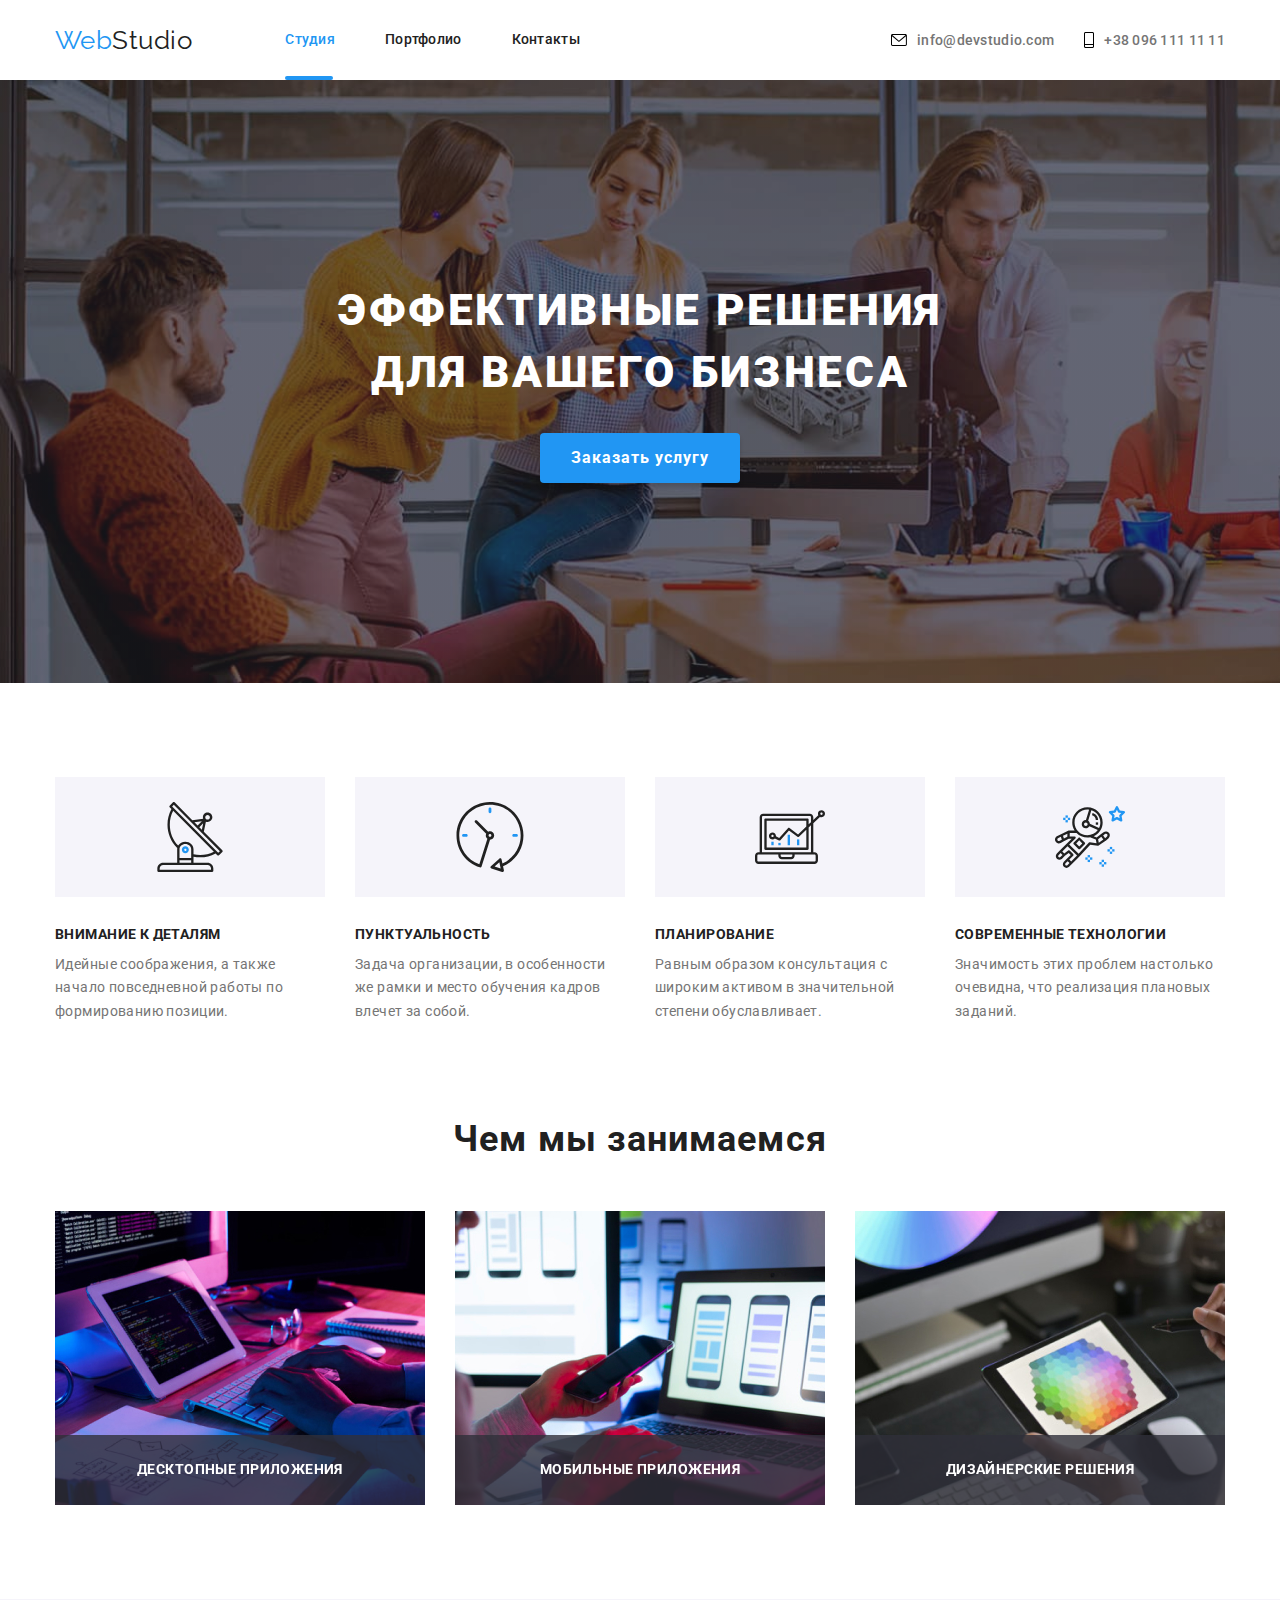
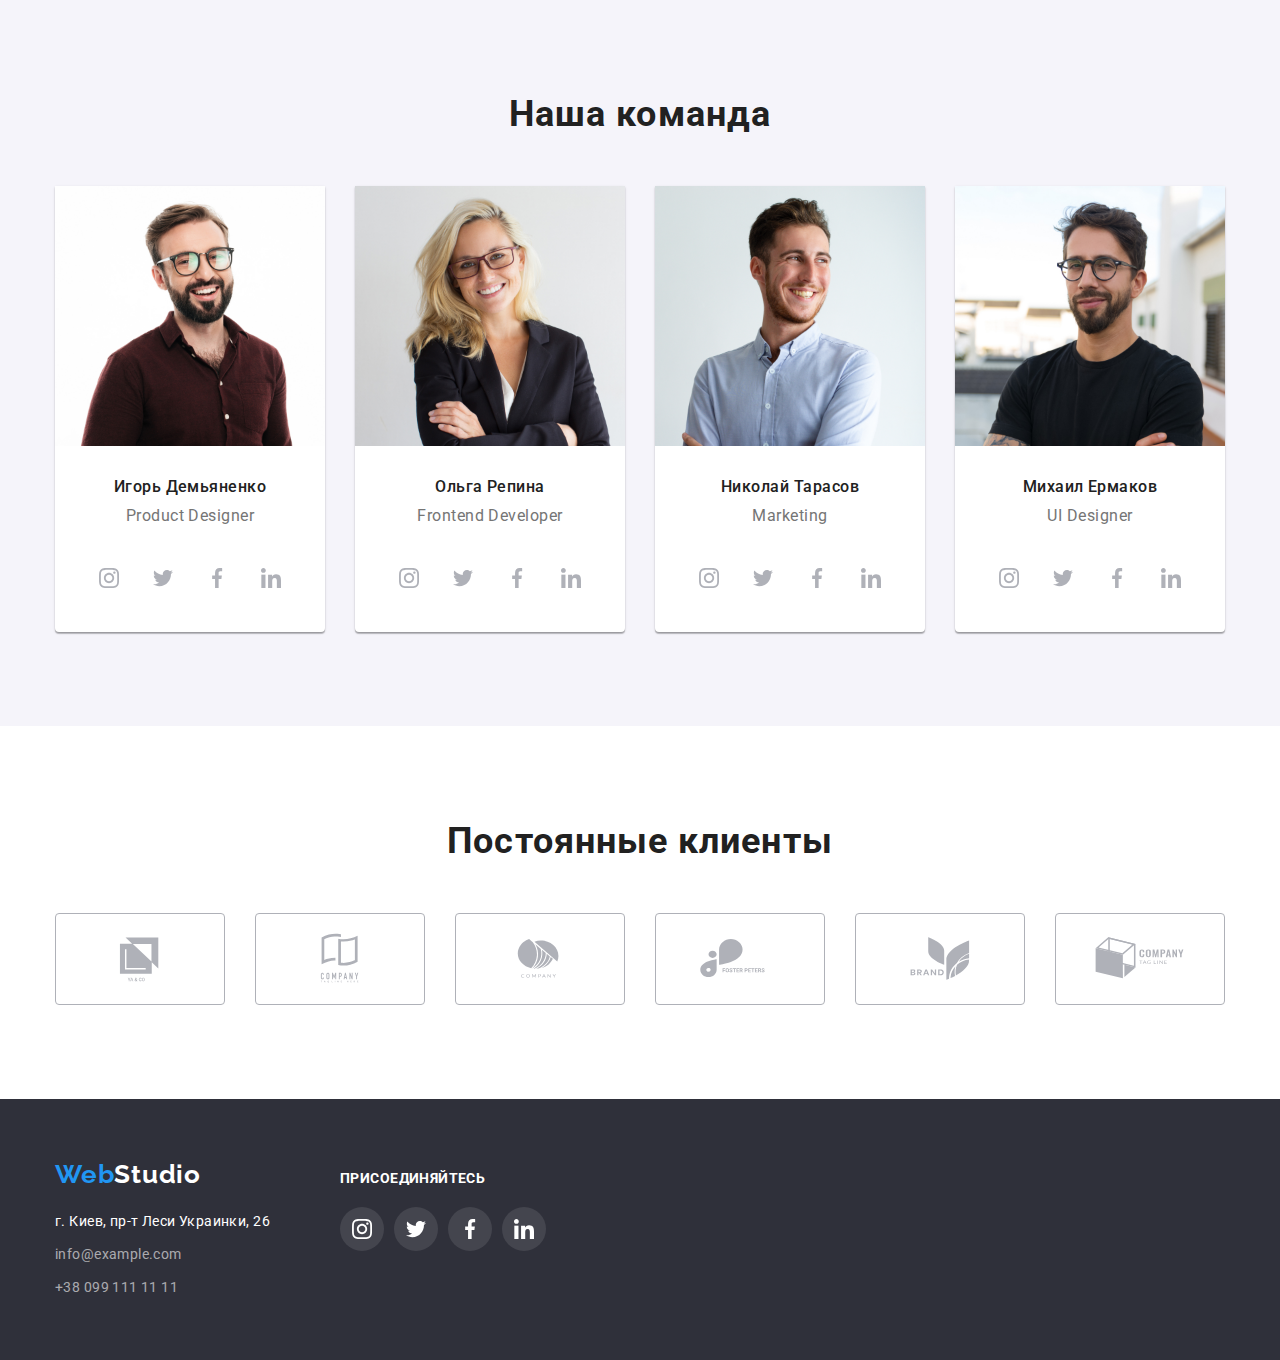
<file: index.html>
<!DOCTYPE html>
<html lang="ru">
<head>
    <meta charset="UTF-8">
    <meta http-equiv="X-UA-Compatible" content="IE=edge">
    <meta name="viewport" content="width=device-width, initial-scale=1.0">
    <title>Document</title>
    <link rel="preconnect" href="https://fonts.googleapis.com">
    <link rel="preconnect" href="https://fonts.gstatic.com" crossorigin>
    <link
        href="https://fonts.googleapis.com/css2?family=Raleway:wght@700&family=Roboto:ital,wght@0,400;0,500;0,700;1,900&display=swap"
        rel="stylesheet">
     <link rel="stylesheet" href="https://cdnjs.cloudflare.com/ajax/libs/modern-normalize/1.1.0/modern-normalize.min.css">
    <link rel="stylesheet" href="./css/styles.css">
</head>
<!-- Navigation-->
<body>
    <header class="header">
        <div class="container header-container">
    <nav class="site-nav">
     <a href="" class="logo"> <span class="logo-part" >Web</span>Studio</a>
      <ul class="site-nav-contacts nav">
        <li class="link list navs"><a href="./index.html" class="link-lists active first-studio">Студия</a></li> 
        <li class="link list navs"><a href="./portfolio.html" class="link-lists">Портфолио</a></li>
        <li class="link list navs"><a href="" class="link-lists ">Контакты</a></li>
      </ul>
     </nav>
        <ul class="list-contacts-header">
           <li class="link list links first">
               <a class="contacts-header mail list" href="mail:info@devstudio.com"> 
                   <svg class="contacts-icon mail-icon" width="16" height="12">
                   <use href="./images/icons.svg#icon-envelope"> </use>
                   </svg> info@devstudio.com</a> </li>
           <li class="link list links second">
                  <a class="contacts-header list" href="tel:+380961111111">
                  <svg class="contacts-icon" width="10" height="16">
                  <use href="./images/icons.svg#icon-Vector"> </use>
        </svg>+38 096 111 11 11</a> </li>
        </ul>
    </div>
    </header>
    <main>
        <!-- Hero section -->
        <section class="hero">
            <div class="container cont-title"> 
            <h1 class="main-title">Эффективные решения для вашего бизнеса</h1>
            <button data-modal-open type="button" class="modal-button">Заказать услугу</button>
        </div>
        </section>
        <div class="backdrop is-hidden" data-modal>
            <div class="modal">
                <div class="icon-modal-div">
                <button type="button" class="modal-icon-button" data-modal-close>
                    <svg width="18" height="18">
                        <use href="./images/symboll-defs.svg#icon-close-black-18dp-2-1">
                        </use>
                    </svg>
                 </button>
                </div>
            </div>
           
        </div>
        
        <!-- description section -->
        <section class="description">
            <div class="container">
            <h2 class="description-title visually-hidden">Особенности</h2>
            <ul class="description-list list">
                
                <li class="description-list-item">
                    <div class="foto-box-first">
                        <svg class="dsc-first" width="70" height="70">
                            <use href="./images/icons.svg#icon-antenna-1">
                            </use>
                        </svg>
                    </div>
                    <h3 class="description-second-title">Внимание к деталям</h3>
                    <p class="description-text">
                        Идейные соображения, а также начало повседневной работы по
                        формированию позиции.
                    </p>
                </li>
                <li class="description-list-item">
                    <div class="foto-box-first">
                        <svg class="dsc-first" width="70" height="70">
                            <use href="./images/icons.svg#icon-clock-1">
                            </use>
                        </svg>
                    </div>
                    <h3 class="description-second-title">Пунктуальность</h3>
                    <p class="description-text">
                        Задача организации, в особенности же рамки и место обучения кадров
                        влечет за собой.
                    </p>
                </li>
                <li class="description-list-item">
                    <div class="foto-box-first">
                        <svg class="dsc-first" width="70" height="70">
                            <use href="./images/icons.svg#icon-diagram-1">
                            </use>
                        </svg>
                    </div>
                    <h3 class="description-second-title">Планирование</h3>
                    <p class="description-text">
                        Равным образом консультация с широким активом в значительной
                        степени обуславливает.
                    </p>
                </li>
                <li class="description-list-item">
                    <div class="foto-box-first">
                        <svg class="dsc-first" width="70" height="70">
                            <use href="./images/icons.svg#icon-astronaut-1">
                            </use>
                        </svg>
                    </div>
                    <h3 class="description-second-title">Современные технологии</h3>
                    <p class="description-text">
                        Значимость этих проблем настолько очевидна, что реализация
                        плановых заданий.
                    </p>
                </li>
            </ul>
            </div>
        </section>
            
     <!-- About our work -->
    
     <section class="about">
        <div class="container">
           <h2 class="about-title">Чем мы занимаемся</h2>
              <ul class="about-list-photo list">
                  <li class="each-foto"> 
                      <div class="thumb">
                    <img src="./images/img-3.jpg" 
                         alt="Код"
                         width="370"
                         height="294">
                        <div class="label">
                         <p class="label-text">Десктопные приложения</p>
                        </div>
                    </div>
                   </li>
                  <li class="each-foto"> 
                    <div class="thumb">
                    <img src="./images/img-2.jpg"
                          alt="Синхронизация"
                          width="370"
                          height="294">
                        <div class="label">
                            <p class="label-text">Мобильные приложения</p>
                        </div>
                    </div>
                 </li>
                  <li class="each-foto"> 
                    <div class="thumb">
                      <img src="./images/img-1.jpg"
                           alt="Дизайн"
                           width="370"
                           height="294">
                        <div class="label">
                            <p class="label-text">Дизайнерские решения</p>
                        </div>
                        </div>
                 </li>
              </ul>
            </div>
       </section>
    
       <section class="team">
        <div class="container">
            <h2 class="title-secondary text">Наша команда</h2>
             <ul class="team-workers list">
               <li class="team-workers-list"> 
                   <img src="./images/img.jpg" alt="1-работник" width="270" height="260">
                <div class="cards">
                   <h3 class="list-name-worker">Игорь Демьяненко</h3>
                   <p class="list-job">Product Designer</p>
                   <ul class="social-list-icon">
                   <li class="social-list-icons">   
                   <a class="social-icons-list" href="">
                       <svg class="icon-team" width="20" height="20">
                           <use href="./images/icons.svg#icon-instagram-2">
                           </use>
                       </svg>
                    </a>
                    </li>
                    <li class="social-list-icons">
                    <a class="social-icons-list" href="">
                        <svg class="icon-team" width="20" height="20">
                            <use href="./images/icons.svg#icon-twitter-1">
                            </use>
                        </svg>
                    </a>
                    </li>
                    <li class="social-list-icons">
                    <a class="social-icons-list" href="">
                        <svg class="icon-team" width="20" height="20">
                            <use href="./images/icons.svg#icon-facebook-1">
                            </use>
                        </svg>
                    </a>
                    </li>
                    <li class="social-list-icons">
                    <a class="social-icons-list" href="">
                        <svg class="icon-team" width="20" height="20">
                            <use href="./images/icons.svg#icon-linkedin-1">
                            </use>
                        </svg>
                    </a>
                    </li>
                 </ul>
                </div>
               </li>    
               <li class="team-workers-list">
                <img src="./images/img-1worker.jpg" alt="2-работник" width="270" height="260">
               <div class="cards">
                    <h3 class="list-name-worker">Ольга Репина</h3>
                    <p class="list-job"> Frontend Developer</p>
                    <ul class="social-list-icon">
                     <li class="social-list-icons">
                    <a class="social-icons-list" href="">
                        <svg class="icon-team" width="20" height="20">
                            <use href="./images/icons.svg#icon-instagram-2">
                            </use>
                        </svg>
                    </a>
                    </li>
                    <li class="social-list-icons">
                    <a class="social-icons-list" href="">
                        <svg class="icon-team" width="20" height="20">
                            <use href="./images/icons.svg#icon-twitter-1">
                            </use>
                        </svg>
                    </a>
                    </li>
                    <li class="social-list-icons">
                    <a class="social-icons-list" href="">
                        <svg class="icon-team" width="20" height="20">
                            <use href="./images/icons.svg#icon-facebook-1">
                            </use>
                        </svg>
                    </a>
                    </li>
                    <li class="social-list-icons">
                    <a class="social-icons-list" href="">
                        <svg class="icon-team" width="20" height="20">
                            <use href="./images/icons.svg#icon-linkedin-1">
                            </use>
                        </svg>
                    </a>
                    </li>
                    </ul>
                </div>
                </li>
                <li class="team-workers-list">
                <img src="./images/img-2worker.jpg" alt="3-работник" width="270" height="260">
                <div class="cards">
                   <h3 class="list-name-worker">Николай Тарасов</h3>
                   <p class="list-job"> Marketing </p>
                <ul class="social-list-icon">
                <li class="social-list-icons">
                <a class="social-icons-list" href="">
                    <svg class="icon-team" width="20" height="20">
                        <use href="./images/icons.svg#icon-instagram-2">
                        </use>
                    </svg>
                </a>
                </li>
                <li class="social-list-icons">
                <a class="social-icons-list" href="">
                    <svg class="icon-team" width="20" height="20">
                        <use href="./images/icons.svg#icon-twitter-1">
                        </use>
                    </svg>
                </a>
                </li>
                <li class="social-list-icons">
                <a class="social-icons-list" href="">
                    <svg class="icon-team" width="20" height="20">
                        <use href="./images/icons.svg#icon-facebook-1">
                        </use>
                    </svg>
                </a>
                </li>
                <li class="social-list-icons">
                <a class="social-icons-list" href="">
                    <svg class="icon-team" width="20" height="20">
                        <use href="./images/icons.svg#icon-linkedin-1">
                        </use>
                    </svg>
                </a>
                </li>
              </ul>
                </div>
                </li>
                <li class="team-workers-list">
                   <img src="./images/img-3worker.jpg" alt="4-работник" width="270" height="260">
                <div class="cards">
                   <h3 class="list-name-worker">Михаил Ермаков</h3>
                   <p class="list-job"> UI Designer</p>
                <ul class="social-list-icon">
                <li class="social-list-icons">
                <a class="social-icons-list" href="">
                    <svg class="icon-team" width="20" height="20">
                        <use href="./images/icons.svg#icon-instagram-2">
                        </use>
                    </svg>
                </a>
                </li>
                <li class="social-list-icons">
                <a class="social-icons-list" href="">
                    <svg class="icon-team" width="20" height="20">
                        <use href="./images/icons.svg#icon-twitter-1">
                        </use>
                    </svg>
                </a>
                </li>
                <li class="social-list-icons">
                <a class="social-icons-list" href="">
                    <svg class="icon-team" width="20" height="20">
                        <use href="./images/icons.svg#icon-facebook-1">
                        </use>
                    </svg>
                </a>
                </li>
                <li class="social-list-icons">
                <a class="social-icons-list" href="">
                    <svg class="icon-team" width="20" height="20">
                        <use href="./images/icons.svg#icon-linkedin-1">
                        </use>
                    </svg>
                </a>
                </li>
                </ul>
                </div>
                </li>

             </ul>
        </div>
      </section>
      <section class="clients">
            <div class="container">
                <h2 class="title-secondary clients-title"> Постоянные клиенты</h2>
                <ul class="companies">
                    <li class="list-companies">
                        <a class="links-companies" href="">
                         <svg class="icon-company" width="100" height="60">
                             <use href="./images/icons.svg#icon-Logo">
                             </use>
                         </svg>
                        </a>
                    </li>
                    <li class="list-companies">
                        <a class="links-companies" href="">
                            <svg class="icon-company" width="100" height="60">
                                <use href="./images/icons.svg#icon-Logo-1">
                                </use>
                            </svg>
                        </a>
                    </li>
                    <li class="list-companies">
                        <a class="links-companies" href="">
                            <svg class="icon-company" width="100" height="60">
                                <use href="./images/icons.svg#icon-Logo-2">
                                </use>
                            </svg>
                        </a>
                    </li>
                    <li class="list-companies">
                        <a class="links-companies active" href="">
                            <svg class="icon-company" width="100" height="60">
                                <use href="./images/icons.svg#icon-Logo-3">
                                </use>
                            </svg>
                        </a>
                    </li>
                    <li class="list-companies">
                        <a class="links-companies" href="">
                            <svg class="icon-company" width="100" height="60">
                                <use href="./images/icons.svg#icon-Logo-4">
                                </use>
                            </svg>
                        </a>
                    </li>
                    <li class="list-companies">
                        <a class="links-companies" href="">
                            <svg class="icon-company" width="100" height="60">
                                <use href="./images/icons.svg#icon-Logo-5">
                                </use>
                            </svg>
                        </a>
                    </li>
                </ul>
            </div>
      </section>
    </main>
    <!-- Footer -->
    <footer class="footer">
        <div class="footer-divs">
        <div class="container-footer">
        <a href="" class="logo-footer"> <span class="logo-parts" >Web</span>Studio</a>
        <address class="footer-address">
            <ul class="address-list list">
              <li class="links-each-adress"> <a class="address link" href="https://www.google.com/maps/place/бул.+Леси+Украинки,+26,+Киев,+02000/data=!4m2!3m1!1s0x40d4cf0e033ecbe9:0x57a4dffefec77da0?sa=X&ved=2ahUKEwj2l7GH7NT1AhWhxIsKHQhlANwQ8gF6BAgKEAE">г. Киев, пр-т Леси Украинки, 26 </a> </li>
              <li class="links-each-adress"> <a class="mail-add link" href="mail:info@example.com"> info@example.com </a> </li> 
              <li class="links-each-adress"> <a class="phone-number link" href="tel:+380961111111">+38 099 111 11 11 </a> </li>
           </ul>
        </address>
        </div>
        <div class="adress-links">
            <p class="adress-link">присоединяйтесь</p>
            <ul class="social-list-icon-adress list">
                <li class="social-list-icons-footer">
                    <a class="social-icons-footer" href="">
                        <svg class="icon-team-footer" width="20" height="20">
                            <use href="./images/icons.svg#icon-instagram-2">
                            </use>
                        </svg>
                    </a>
                </li>
                <li class="social-list-icons-footer">
                    <a class="social-icons-footer" href="">
                        <svg class="icon-team-footer" width="20" height="20">
                            <use href="./images/icons.svg#icon-twitter-1">
                            </use>
                        </svg>
                    </a>
                </li>
                <li class="social-list-icons-footer">
                    <a class="social-icons-footer" href="">
                        <svg class="icon-team-footer" width="20" height="20">
                            <use href="./images/icons.svg#icon-facebook-1">
                            </use>
                        </svg>
                    </a>
                </li>
                <li class="social-list-icons-footer">
                    <a class="social-icons-footer" href="">
                        <svg class="icon-team-footer" width="20" height="20">
                            <use href="./images/icons.svg#icon-linkedin-1">
                            </use>
                        </svg>
                    </a>
                </li>
            </ul>
        </div>
    </div>
    

    </footer>
    <script src="./js/modal.js"></script>
</body>
</html>
</file>
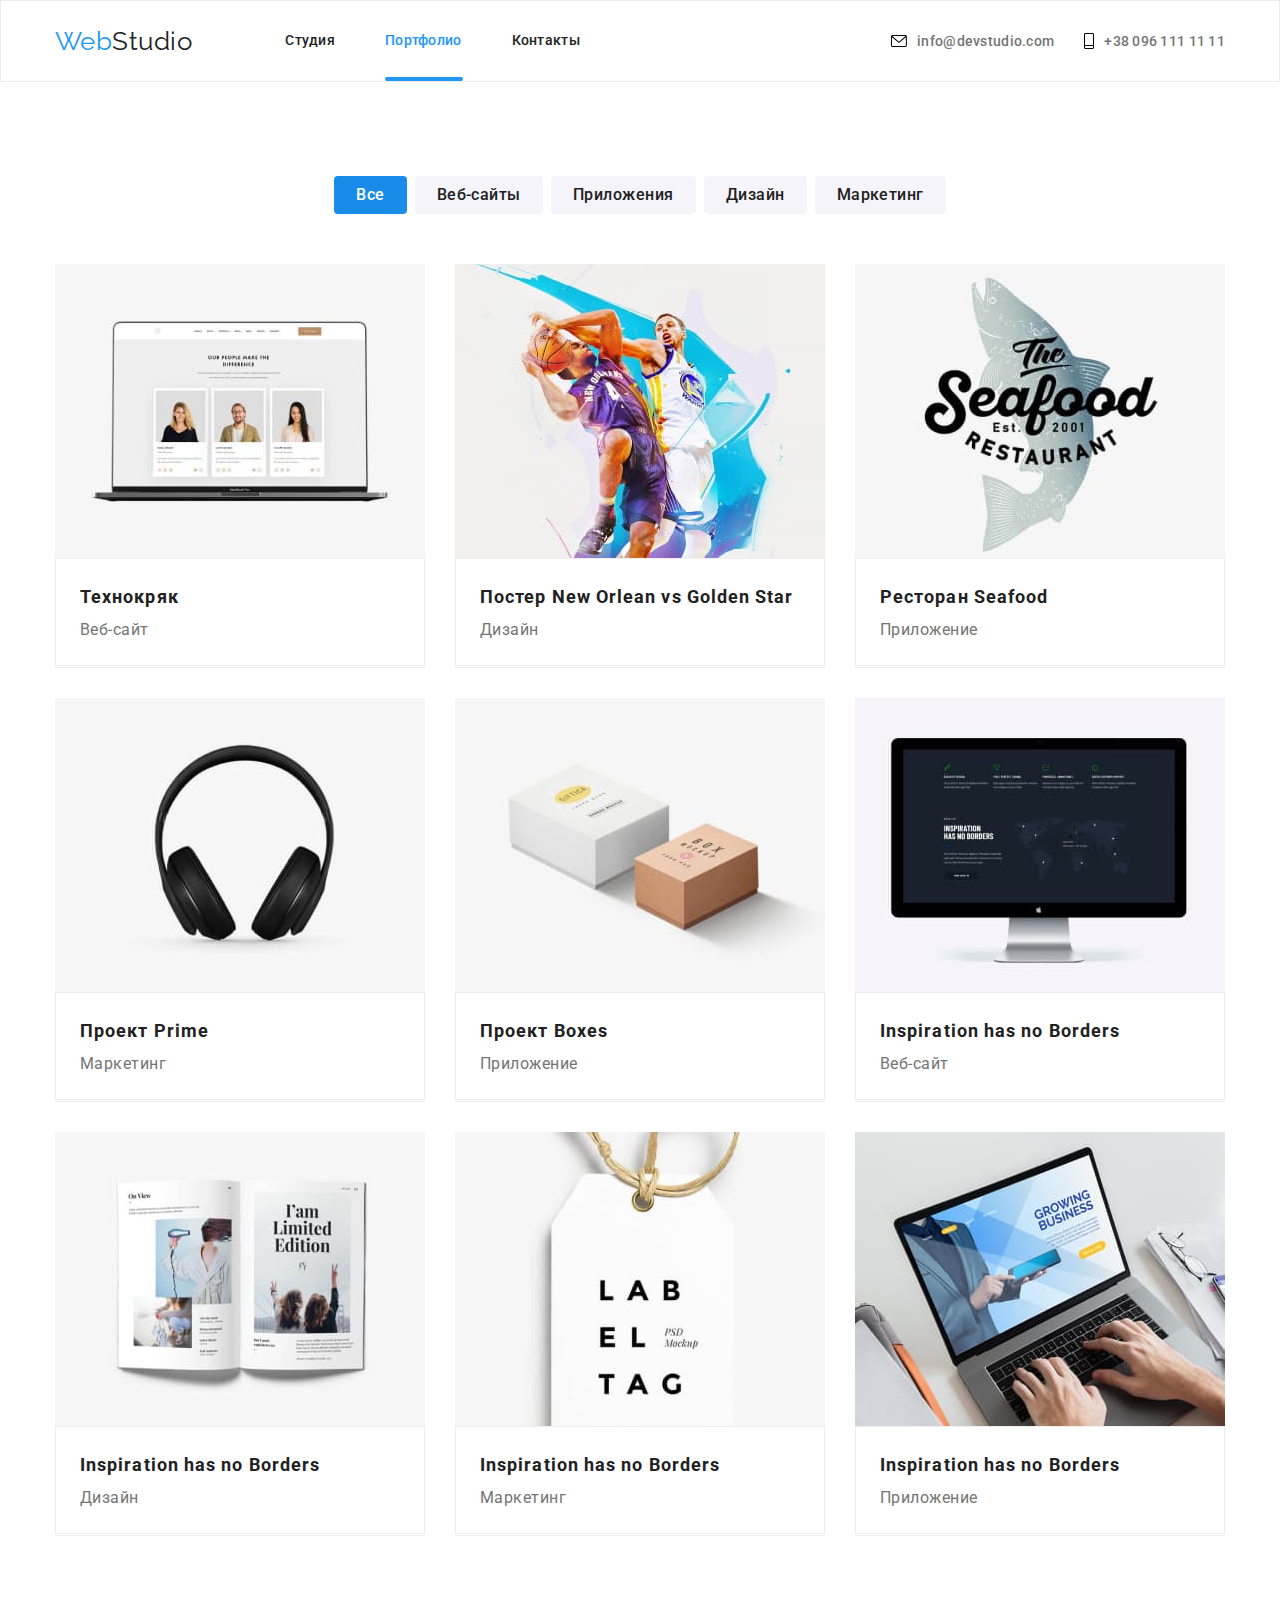
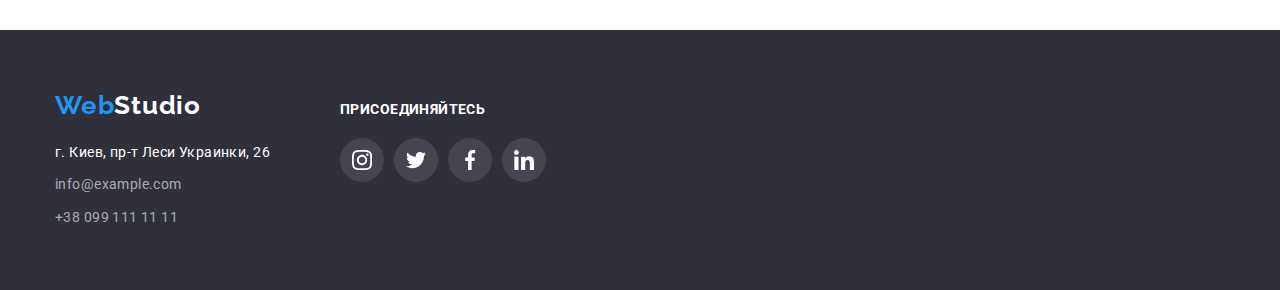
<file: portfolio.html>
<!DOCTYPE html>
<html lang="ru">
<head>
    <meta charset="UTF-8">
    <meta http-equiv="X-UA-Compatible" content="IE=edge">
    <meta name="viewport" content="width=device-width, initial-scale=1.0">
    <title>Document</title>
    <link rel="preconnect" href="https://fonts.googleapis.com">
    <link rel="preconnect" href="https://fonts.gstatic.com" crossorigin>
    <link
        href="https://fonts.googleapis.com/css2?family=Raleway:wght@700&family=Roboto:ital,wght@0,400;0,500;0,700;1,900&display=swap"
        rel="stylesheet">
    <link rel="stylesheet" href="https://cdnjs.cloudflare.com/ajax/libs/modern-normalize/1.1.0/modern-normalize.min.css">
    <link rel="stylesheet" href="./css/styles.css">
</head>
<!-- Header and Nav-->
<body>
     <header class="headers logo-portfolio">
            <div class="container header-container">
                <nav class="site-nav">
                    <a href="" class="logo"> <span class="logo-part">Web</span>Studio</a>
                    <ul class="site-nav-contacts nav">
                        <li class="link list navs"><a href="./index.html" class="link-lists  ">Студия</a></li>
                        <li class="link list navs"><a href="./portfolio.html" class="link-lists active second-portfolio">Портфолио</a></li>
                        <li class="link list navs"><a href="" class="link-lists ">Контакты</a></li>
                    </ul>
                </nav>
                <ul class="list-contacts-header">
                    <li class="link list links first"><a class="contacts-header mail list" href="mail:info@devstudio.com">
                        <svg class="contacts-icon mail-icon" width="16" height="12">
                            <use href="./images/icons.svg#icon-envelope"> </use>
                        </svg> info@devstudio.com</a> </li> 
                    <li class="link list links second"><a class="contacts-header list" href="tel:+380961111111">
                        <svg class="contacts-icon" width="10" height="16">
                            <use href="./images/icons.svg#icon-Vector"> </use>
                        </svg>+38 096 111 11 11</a></li>
                </ul>
            </div>
        </header>
  <main>
        <section class="portfolio">
            <div class="container">
            <ul class="portfolio-filter-list list">
              <li class="portfolio-list-btn"><button type="button" class="filter-btn current">Все</button></li>
              <li class="portfolio-list-btn"><button type="button" class="filter-btn">Веб-сайты</button></li>
              <li class="portfolio-list-btn"><button type="button" class="filter-btn">Приложения</button></li>
              <li class="portfolio-list-btn"><button type="button" class="filter-btn">Дизайн</button></li>
              <li class="portfolio-list-btn"><button type="button" class="filter-btn">Маркетинг</button></li>
            </ul>
            <ul class="portfolio-list list ">
                <li class="portfolio-list-item"> 
                <a href="" class="portfolio-title">  
                  <div class="product-thumb">
                   <img src="./images/img11.jpg" alt="Первая ссылка" width="370" height="404">
                <p class="overley-description">Ресурс предлагает комплексные предложения с разным уровнем функционала и сервисов. Все это позволит посетителю получить
                исчерпывающие сведения о компании или частном лице.</p>
                </div>
                <div class="img-section">
                  <h2 class="text-img">Технокряк</h2>
                  <p class="portfolio-list-text"> Веб-сайт</p>
                  
                </div>
                </a>
                </li>
               
                <li class="portfolio-list-item"> 
                 <a href="" class="portfolio-title"> <span lang="en"></span>
                <div class="product-thumb">
                    <img src="./images/img-22.jpg" alt="Вторая" width="370" height="404">
                    <p class="overley-description">Ресурс предлагает комплексные предложения с разным уровнем функционала и сервисов. Все
                        это позволит посетителю получить
                        исчерпывающие сведения о компании или частном лице.</p>
                </div>
                    <div class="img-section">
                    <h2 class="text-img"> Постер New Orlean vs Golden Star</h2>
                    <p class="portfolio-list-text"> Дизайн</p>
                </div>
                </a>
                </li>
               
                <li class="portfolio-list-item"> <a href="" class="portfolio-title"> <span lang="en"></span> 
      
                    <div class="product-thumb">
                    <img src="./images/img-9.jpg" alt="Третья" width="370" height="404">
                    <p class="overley-description">Ресурс предлагает комплексные предложения с разным уровнем функционала и сервисов. Все
                        это позволит посетителю получить
                        исчерпывающие сведения о компании или частном лице.</p>
                </div>
                    <div class="img-section">
                    <h2 class="text-img">Ресторан Seafood</h2>
                    <p class="portfolio-list-text"> Приложение</p>
                </div>
             </a>
                </li>
               
                <li class="portfolio-list-item"> <a href="" class="portfolio-title "> <span class="visually-hidden" lang="en">Prime</span> 
                <div class="product-thumb">
                    <img src="./images/img-33.jpg" alt="Четвертая" width="370" height="404">
                    <p class="overley-description">Ресурс предлагает комплексные предложения с разным уровнем функционала и сервисов. Все
                        это позволит посетителю получить
                        исчерпывающие сведения о компании или частном лице.</p>
                </div>
                    <div class="img-section">
                    <h2 class="text-img">Проект Prime</h2>
                    <p class="portfolio-list-text"> Маркетинг</p>
                </div>
                </a>
                </li>
               
                <li class="portfolio-list-item"> <a href="" class="portfolio-title"><span lang="en" class="visually-hidden">Boxes</span> 
                  <div class="product-thumb">
                    <img src="./images/img-4.jpg" alt="Пятая" width="370" height="404">
                    <p class="overley-description">Ресурс предлагает комплексные предложения с разным уровнем функционала и сервисов. Все
                        это позволит посетителю получить
                        исчерпывающие сведения о компании или частном лице.</p>
                </div>
                    <div class="img-section">
                  <h2 class="text-img">Проект Boxes</h2>
                  <p class="portfolio-list-text"> Приложение</p>
               </div>
             </a>
                
                </li>
               
                <li class="portfolio-list-item"> <a href="" class="portfolio-title"><span lang="en" class="visually-hidden">Inspiration has no Borders</span> 
                    <div class="product-thumb">
                    <img src="./images/img-5.jpg" alt="Шестая" width="370" height="404">
                    <p class="overley-description">Ресурс предлагает комплексные предложения с разным уровнем функционала и сервисов. Все
                        это позволит посетителю получить
                        исчерпывающие сведения о компании или частном лице.</p>
                </div>
                    <div class="img-section">
                    <h2 class="text-img">Inspiration has no Borders</h2>
                    <p class="portfolio-list-text"> Веб-сайт</p>
                </div>
                </a>
                </li>
               
                <li class="portfolio-list-item"> <a href="" class="portfolio-title"><span lang="en" class="visually-hidden">Limited Edition</span>
                    <div class="product-thumb">
                    <img src="./images/img-6.jpg" alt="Седьмая" width="370" height="404">
                    <p class="overley-description">Ресурс предлагает комплексные предложения с разным уровнем функционала и сервисов. Все
                        это позволит посетителю получить
                        исчерпывающие сведения о компании или частном лице.</p>
                </div>
                    <div class="img-section">
                    <h2 class="text-img">Inspiration has no Borders</h2>
                    <p class="portfolio-list-text"> Дизайн</p>
                </div>
                </a>
                 </li>
                
                 <li class="portfolio-list-item"> <a href="" class="portfolio-title"><span lang="en" class="visually-hidden">LAB</span> 
                    <div class="product-thumb">
                    <img src="./images/img-7.jpg" alt="Восьмая" width="370" height="404">
                    <p class="overley-description">Ресурс предлагает комплексные предложения с разным уровнем функционала и сервисов. Все
                        это позволит посетителю получить
                        исчерпывающие сведения о компании или частном лице.</p>
                </div>
                    <div class="img-section">
                    <h2 class="text-img">Inspiration has no Borders</h2>
                    <p class="portfolio-list-text"> Маркетинг</p>
                </div>
                </a>
                </li>
                <li class="portfolio-list-item"> <a href="" class="portfolio-title"> <span lang="en" class="visually-hidden">Growing Business</span> 
                <div class="product-thumb">
                    <img src="./images/img-8.jpg" alt="Девятая" width="370" height="404">
                    <p class="overley-description">Ресурс предлагает комплексные предложения с разным уровнем функционала и сервисов. Все
                        это позволит посетителю получить
                        исчерпывающие сведения о компании или частном лице.</p>
                </div>
                    <div class="img-section">
                    <h2 class="text-img">Inspiration has no Borders</h2>
                    <p class="portfolio-list-text"> Приложение</p>
                </div>
                </a>
                </li>
                

            </ul>
            </div>
        </section>    
 </main>

    <!-- Footer -->
   
    <footer class="footer ">
        <div class="footer-divs">
            <div class="container-footer">
                <a href="" class="logo-footer"> <span class="logo-parts">Web</span>Studio</a>
                <address class="footer-address">
                    <ul class="address-list list">
                        <li class="links-each-adress"> <a class="address link"
                                href="https://www.google.com/maps/place/бул.+Леси+Украинки,+26,+Киев,+02000/data=!4m2!3m1!1s0x40d4cf0e033ecbe9:0x57a4dffefec77da0?sa=X&ved=2ahUKEwj2l7GH7NT1AhWhxIsKHQhlANwQ8gF6BAgKEAE">г.
                                Киев, пр-т Леси Украинки, 26 </a> </li>
                        <li class="links-each-adress"> <a class="mail-add link" href="mail:info@example.com"> info@example.com
                            </a> </li>
                        <li class="links-each-adress"> <a class="phone-number link" href="tel:+380961111111">+38 099 111 11 11
                            </a> </li>
                    </ul>
                </address>
            </div>
            <div class="adress-links">
                <h3 class="adress-link">присоединяйтесь</h3>
                <ul class="social-list-icon-adress list">
                    <li class="social-list-icons-footer">
                        <a class="social-icons-footer" href="">
                            <svg class="icon-team-footer" width="20" height="20">
                                <use href="./images/icons.svg#icon-instagram-2">
                                </use>
                            </svg>
                        </a>
                    </li>
                    <li class="social-list-icons-footer">
                        <a class="social-icons-footer" href="">
                            <svg class="icon-team-footer" width="20" height="20">
                                <use href="./images/icons.svg#icon-twitter-1">
                                </use>
                            </svg>
                        </a>
                    </li>
                    <li class="social-list-icons-footer">
                        <a class="social-icons-footer" href="">
                            <svg class="icon-team-footer" width="20" height="20">
                                <use href="./images/icons.svg#icon-facebook-1">
                                </use>
                            </svg>
                        </a>
                    </li>
                    <li class="social-list-icons-footer">
                        <a class="social-icons-footer" href="">
                            <svg class="icon-team-footer" width="20" height="20">
                                <use href="./images/icons.svg#icon-linkedin-1">
                                </use>
                            </svg>
                        </a>
                    </li>
                </ul>
            </div>
        </div>
    </footer>
</body>
</html>
</file>
<file: css/styles.css>
:root {
  --primary-text-color: #212121;
  --title-text-color: #212121;
  --accent-color: #2196f3;
  --main-text-color: #212121;
  --text-color: #757575;
  --accent-hover-color: #188ce8;
  --white-text-color: #ffffff;
  --button-bg-grey-color: #f5f4fa;
  --secondary-bg-color: #f5f4fa;
  --bg-grey-color: #2f303a;
}

.list {
  list-style: none;
}
.link {
  text-decoration: none;
}
.link-list {
  text-decoration: none;
}

body {
  font-family: Roboto, sans-serif;
  font-style: normal;
  letter-spacing: 0.03em;
  color: #212121;
  background-color: #ffffff;
}

h1,
h2,
h3,
h4,
h5,
h6,
p {
  margin-top: 0px;
  margin-bottom: 0px;
  padding-left: 0px;
}

ul,
ol {
  padding: 0;
  margin-top: 0px;
  margin-bottom: 0px;
}

img {
  display: block;
  width: 100%;
  height: auto;
}

.logo {
  text-decoration: none;
  color: var(--title-text-color);
  font-family: Raleway, sans-serif;
  font-size: 26px;
  line-height: 1.2;
}

.logo-part {
  color: #2196f3;
}

.logo-portfolio {
  border: 1px solid #ececec;
}

.logo:hover {
  color: var(--accent-color);
  font-size: 26px;
  transition-duration: 250ms;
  transition-timing-function: cubic-bezier(0.4, 0, 0.2, 1);
}

.headers {
  background-color: #ffffff;
}

/* .site-nav {
  display: flex;
  align-items: center;
} */

.container {
  width: 1200px;
  padding-left: 15px;
  padding-right: 15px;
  margin-left: auto;
  margin-right: auto;
}

.header-container {
  display: flex;
}

.site-nav-contacts {
  display: flex;
  align-items: center;
}

.site-nav {
  display: flex;
  align-items: center;
  justify-content: space-between;
  margin-right: auto;
}

.logo {
  display: block;
  padding-top: 24px;
  padding-bottom: 24px;
  margin-right: 93px;
  line-height: 31px;
}

.site-nav-contacts .navs {
  margin-right: 50px;
}

.site-nav-contacts .navs:last-child {
  margin-right: 0;
}

.site-nav-contacts {
  font-weight: 500;
  font-size: 14px;
  line-height: 16px;
  letter-spacing: 0.02em;
  color: #212121;
}

.part:active {
  color: var(--accent-text-color);
}

.link-lists {
  position: relative;
  font-weight: 500;
  font-size: 14px;
  line-height: 1.14;
  letter-spacing: 0.02em;
  color: #212121;
  padding: 32px 0;
  display: block;
}

.first-studio {
  position: relative;
  font-weight: 500;
  font-size: 14px;
  line-height: 1.14;
  letter-spacing: 0.02em;
  color: #212121;
  padding: 32px 0;
  display: block;
}

.first-studio::after {
  position: absolute;
  top: 0;
  left: 0;
  content: "";
  display: inline-block;
  width: 48px;
  height: 4px;
  top: 76px;

  background: #2196f3;
  border-radius: 2px;
}

.second-portfolio {
  position: relative;
  font-weight: 500;
  font-size: 14px;
  line-height: 1.14;
  letter-spacing: 0.02em;
  color: #212121;
  padding: 32px 0;
  display: block;
}

.second-portfolio::after {
  position: absolute;
  top: 0;
  left: 0;
  content: "";
  display: inline-block;
  width: 78px;
  height: 4px;
  top: 76px;

  background: #2196f3;
  border-radius: 2px;
}

.site-nav-contacts .link-lists:hover {
  font-size: 14px;
  color: var(--accent-color);
  transition-duration: 250ms;
  transition-timing-function: cubic-bezier(0.4, 0, 0.2, 1);
}

.site-nav-contacts .link-lists:focus {
  font-size: 14px;
  color: var(--accent-color);
  transition-duration: 250ms;
  transition-timing-function: cubic-bezier(0.4, 0, 0.2, 1);
}

.site-nav.current {
  color: var(--accent-color);
}

.list-contacts-header {
  display: flex;
  align-items: center;
  justify-content: space-between;
  line-height: 16px;
}

.contacts-header {
  display: flex;
  padding: 32px 0;
  font-weight: 500;
  font-size: 14px;
  line-height: 1.1x;
  letter-spacing: 0.02em;
  color: #757575;
  align-items: center;
  white-space: nowrap;
  transition: color, fill 250ms cubic-bezier(0.4, 0, 0.2, 1);
}

.first {
  margin-right: 30px;
}

.contacts-icon {
  margin-right: 10px;
  transition: color 250ms cubic-bezier(0.4, 0, 0.2, 1);
}

.contacts-header .contacts-icon:hover,
.contacts-header .contacts-icon:focus {
  fill: var(--accent-hover-color);
  transition-duration: 250ms;
  transition-timing-function: cubic-bezier(0.4, 0, 0.2, 1);
}

.contacts-header:hover,
.contacts-header:focus {
  fill: var(--accent-color);
  color: var(--accent-color);
  transition-duration: 250ms;
  transition-timing-function: cubic-bezier(0.4, 0, 0.2, 1);
}

.hero {
  display: block;
  background-color: #c4c4c4;
  margin-left: auto;
  margin-right: auto;
  max-width: 1600px;
  text-align: center;
  padding: 200px 0;
  background-image: linear-gradient(
      rgba(47, 48, 58, 0.4),
      rgba(47, 48, 58, 0.4)
    ),
    url(../images/mg-4hw.jpg);
  background-size: cover;
}
.main-title {
  font-weight: 900;
  font-size: 44px;
  line-height: 1.4;
  text-align: center;
  letter-spacing: 0.06em;
  text-transform: uppercase;
  color: var(--white-text-color);
  margin-bottom: 30px;
  margin-top: 0;
  margin-left: auto;
  margin-right: auto;
}

.main-title {
  width: 696px;
}
.modal-button {
  font-weight: 700;
  font-size: 16px;
  width: 200px;
  height: 50px;
  box-shadow: 0px 4px 4px rgba(0, 0, 0, 0.15);
  border-radius: 4px;
  border: 0px;

  line-height: 1.9;
  text-align: center;
  letter-spacing: 0.06em;
  color: var(--white-text-color);
  background-color: var(--accent-color);
  cursor: pointer;
  display: inline-block;
}

.backdrop {
  position: fixed;
  top: 0;
  left: 0;
  width: 100%;
  height: 100%;
  background: rgba(0, 0, 0, 0.2);
  opacity: 1;
  transition: opacity 250ms cubic-bezier(0.4, 0, 0.2, 1);
}

.backdrop.is-hidden {
  opacity: 0;
  pointer-events: none;
}

.modal {
  position: absolute;
  width: 528px;
  height: 581px;
  left: 536px;
  top: 221px;
  background-color: #fff;
  top: 50%;
  left: 50%;
  transform: translate(-50%, -50%) scale(1);
  transition: transform 250ms cubic-bezier(0.4, 0, 0.2, 1);
}

.backdrop.is-hidden .modal {
  transform: translate(-50%, -50%) scale(0.9);
}

.modal-icon-button {
  position: absolute;
  top: 8px;
  right: 8px;
  background-color: #ffffff;
  border: 1px solid rgba(0, 0, 0, 0.1);
  border-radius: 50%;
  width: 30px;
  height: 30px;
  display: flex;
  align-items: center;
}

.icon-modal-div {
  position: relative;
}

/* description section */
.description-second-title {
  font-weight: 700;
  font-size: 14px;
  line-height: 1.1;
  letter-spacing: 0.03em;
  text-transform: uppercase;
  color: var(--primary-text-color);
  margin-top: 30px;
}

.foto-box-first {
  background-color: #f5f4fa;
  width: 270px;
  height: 120px;
  display: flex;
  justify-content: center;
  align-items: center;
}

.description {
  padding-bottom: 94px;
  padding-top: 94px;
}

.description-list {
  display: flex;
}

.description-list-item {
  margin-right: 30px;
}

.description-list-item:last-child {
  margin-right: 0;
}

.img-section {
  padding: 20px 24px;
  align-items: center;
  border: 1px solid #eeeeee;
}

.text-img {
  font-family: Roboto;
  font-style: normal;
  font-weight: bold;
  font-size: 18px;
  line-height: 2;
  letter-spacing: 0.06em;
  color: #212121;
}

.visually-hidden {
  position: absolute;
  width: 1px;
  height: 1px;
  margin: -1px;
  border: 0;
  padding: 0;
  white-space: nowrap;
  clip-path: inset(100%);
  clip: rect(0 0 0 0);
  overflow: hidden;
}
.description-text {
  font-size: 14px;
  line-height: 1.7;
  letter-spacing: 0.03em;
  color: var(--text-color);
  margin-top: 10px;
}

.about {
  padding-bottom: 94px;
}

.about-title,
.title-secondary {
  font-weight: 700;
  font-size: 36px;
  line-height: 1.2;
  text-align: center;
  letter-spacing: 0.03em;

  color: var(--main-text-color);
}

.text {
  background-color: #f5f4fa;
  color: #212121;
}

.about-title {
  margin-bottom: 50px;
  align-items: center;
}

.about-list-photo {
  display: flex;
}

.each-foto {
  margin-right: 30px;
}

.each-foto:last-child {
  margin-right: 0;
}

.thumb {
  position: relative;
}

.label-text {
  font-weight: 700;
  font-size: 14px;
  line-height: 1.14;
  text-align: center;
  letter-spacing: 0.03em;
  text-transform: uppercase;
  white-space: nowrap;
  color: #ffffff;
}

.thumb > .label {
  display: flex;
  position: absolute;
  bottom: 0;
  background: rgba(47, 48, 58, 0.8);
  width: 370px;
  height: 70px;
  justify-content: center;
  align-items: center;
}

.team {
  padding-top: 94px;
  padding-bottom: 94px;

  background-color: var(--secondary-bg-color);
}

.title-secondary {
  align-items: center;
  margin-bottom: 50px;
}
/* .text */

.team-workers-list {
  width: 270px;
  background-color: #ffffff;
  margin-right: 30px;
  box-shadow: 0px 1px 3px rgba(0, 0, 0, 0.12), 0px 1px 1px rgba(0, 0, 0, 0.14),
    0px 2px 1px rgba(0, 0, 0, 0.2);
  border-radius: 0px 0px 4px 4px;
}

.social-list-icon {
  display: flex;
  justify-content: center;
}

.social-icons-list:hover,
.social-icons-list:focus {
  background-color: var(--accent-hover-color);
  transition-duration: 250ms;
  transition-timing-function: cubic-bezier(0.4, 0, 0.2, 1);
}

.social-icons-list:hover .icon-team,
.social-icons-list:focus .icon-team {
  fill: var(--white-text-color);
}

.icon-team {
  fill: #afb1b8;
}
.social-list-icons {
  margin-right: 10px;
}

.social-list-icons:last-child {
  margin-right: 0;
}

.social-list-icons::marker {
  content: none;
}
.social-icons-list {
  display: flex;
  justify-content: center;
  align-items: center;
  width: 44px;
  height: 44px;
  border-radius: 50%;
  transition-property: background-color, fill;
  transition-duration: 250ms;
  transition-timing-function: cubic-bezier(0.4, 0, 0.2, 1);
}

.team-workers-list:last-child {
  margin-right: 0;
}

.team-workers {
  background-color: #f5f4fa;
  display: flex;
  flex-wrap: nowrap;
}

.list-name-worker {
  font-family: Roboto;
  font-weight: 500;
  font-size: 16px;
  line-height: 1.18;
  text-align: center;
  letter-spacing: 0.03em;
  color: var(--title-text-color);
  margin-bottom: 10px;
}

.list-job {
  font-family: Roboto;
  font-weight: 400;
  font-size: 16px;
  line-height: 1.18;
  text-align: center;
  letter-spacing: 0.03em;

  color: #757575;
  margin-bottom: 30px;
}

/* OUR CLIENTS */

.clients {
  padding-top: 94px;
  padding-bottom: 94px;
}

.list-companies::marker {
  content: none;
}

.list-companies:last-child {
  margin-right: 0;
}

.list-companies {
  margin-right: 30px;
}

.icon-company {
  fill: #afb1b8;
}

.links-companies:hover .icon-company,
.links-companies:focus .icon-company {
  fill: var(--accent-color);
}

.links-companies:hover,
.links-companies:focus {
  border-color: var(--accent-color);
}

.companies {
  display: flex;
}

.links-companies {
  display: flex;
  justify-content: center;
  border: 1px solid #afb1b8;
  box-sizing: border-box;
  border-radius: 4px;
  align-items: center;
  width: 170px;
  height: 92px;
  transition: border-color, fill 250ms cubic-bezier(0.4, 0, 0.2, 1);
}

/* FOOTTER */
.footer {
  background-color: #2f303a;
  color: #ffffff;
  padding-bottom: 60px;
  padding-top: 60px;
  display: block;
}

.footer-divs {
  width: 1200px;
  padding-left: 15px;
  padding-right: 15px;
  margin-left: auto;
  margin-right: auto;
}

.footer > .footer-divs {
  display: flex;
  align-items: baseline;
}

.social-list-icon-adress {
  display: flex;
}

.social-list-icons-footer {
  margin-right: 10px;
}

.social-list-icons-footer:last-child {
  margin-right: 0;
}

.logo-footer {
  display: inline-block;
  text-decoration: none;
  color: #ffffff;
  font-family: Raleway;
  font-weight: 700;
  font-size: 26px;
  line-height: 1.19;
  letter-spacing: 0.03em;
  margin-bottom: 20px;
}
.logo-parts {
  color: #2196f3;
}
.address-list {
  margin-top: 0px;
  font-style: normal;
  font-size: 14px;
  line-height: 1.7;
  letter-spacing: 0.03em;
  color: var(--white-text-color);
}

.links-each-adress {
  display: block;
  margin-bottom: 9px;
}

.links-each-adress:last-child {
  margin-bottom: 0;
}

.address {
  font-family: Roboto;
  font-style: normal;
  font-weight: normal;
  font-size: 14px;
  line-height: 1.7;
  letter-spacing: 0.03em;
  color: #ffffff;
  transition: color 250ms cubic-bezier(0.4, 0, 0.2, 1);
}
.mail-add {
  font-style: normal;
  font-size: 14px;
  line-height: 1.7;
  letter-spacing: 0.03em;
  color: rgba(255, 255, 255, 0.6);
  transition: color 250ms cubic-bezier(0.4, 0, 0.2, 1);
}
.phone-number {
  font-style: normal;
  font-size: 14px;
  line-height: 1.7;
  letter-spacing: 0.03em;
  color: rgba(255, 255, 255, 0.6);
  transition: color 250ms cubic-bezier(0.4, 0, 0.2, 1);
}

.adress-link {
  /* margin-left: 70px; */
  margin-bottom: 20px;
}

.adress-links {
  margin-left: 70px;
}

.adress-link {
  font-family: Roboto;
  font-style: normal;
  font-weight: bold;
  font-size: 14px;
  line-height: 1.14;
  letter-spacing: 0.03em;
  text-transform: uppercase;
  color: #ffffff;
}

.cards {
  padding-top: 32px;
  padding-bottom: 32px;
}

.social-icons-footer {
  display: flex;
  justify-content: center;
  align-items: center;
  width: 44px;
  height: 44px;
  border-radius: 50%;
  background: rgba(255, 255, 255, 0.1);
  transition: background-color 250ms cubic-bezier(0.4, 0, 0.2, 1);
}

.icon-team-footer {
  fill: var(--white-text-color);
}

.icon-team-footer:hover,
.icon-team-footer:focus {
  fill: var(--white-text-color);
  transition-duration: 250ms;
  transition-timing-function: cubic-bezier(0.4, 0, 0.2, 1);
}

.social-icons-footer:hover,
.social-icons-footer:focus {
  background-color: var(--accent-hover-color);
  transition-duration: 250ms;
  transition-timing-function: cubic-bezier(0.4, 0, 0.2, 1);
}

.address:hover {
  color: var(--accent-hover-color);
  transition-duration: 250ms;
  transition-timing-function: cubic-bezier(0.4, 0, 0.2, 1);
}
.mail-add:hover {
  color: var(--accent-hover-color);
  transition-duration: 250ms;
  transition-timing-function: cubic-bezier(0.4, 0, 0.2, 1);
}
.phone-number:hover {
  color: var(--accent-hover-color);
  transition-duration: 250ms;
  transition-timing-function: cubic-bezier(0.4, 0, 0.2, 1);
}
.address:focus {
  color: var(--accent-hover-color);
  transition-duration: 250ms;
  transition-timing-function: cubic-bezier(0.4, 0, 0.2, 1);
}
.mail-add:focus {
  color: var(--accent-hover-color);
  transition-duration: 250ms;
  transition-timing-function: cubic-bezier(0.4, 0, 0.2, 1);
}
.phone-number:focus {
  color: var(--accent-hover-color);
  transition-duration: 250ms;
  transition-timing-function: cubic-bezier(0.4, 0, 0.2, 1);
}

.mail-add:focus .active {
  color: var(--accent-color);
  transition-duration: 250ms;
  transition-timing-function: cubic-bezier(0.4, 0, 0.2, 1);
}

.active {
  color: var(--accent-color);
}

.portfolio {
  align-items: center;
}

.portfolio-list {
  color: #212121;
  background-color: #ffffff;
  display: flex;
  flex-wrap: wrap;
}
.portfolio-list-btn {
  font-size: 16px;
  line-height: 1.6;
  letter-spacing: 0.03em;
  color: var(--secondary-bg-color);
  display: inline-block;
  align-items: center;
  margin-right: 8px;
}

.product-thumb {
  position: relative;
  overflow: hidden;
}

.product-thumb::before {
  position: absolute;
  display: inline-block;
  content: "";
  width: 100%;
  height: 100%;
  background: rgba(33, 150, 243, 0.9);
  opacity: 0;
  transform: translateY(100%);
  transition: transform 250ms cubic-bezier(0.4, 0, 0.2, 1);
}

.product-thumb:hover::before {
  opacity: 1;
}

.portfolio-title:hover .product-thumb::before {
  transform: translateY(0);
  transition: transform 250ms cubic-bezier(0.4, 0, 0.2, 1);
}

.portfolio-list-btn:last-child {
  margin-right: 0;
}

.portfolio-filter-list {
  display: flex;
  justify-content: center;
  margin-bottom: 50px;
}

.overley-description {
  position: absolute;
  width: 100%;
  height: 100%;
  padding: 63px 24px;
  font-family: "Roboto";
  font-style: normal;
  font-weight: 400;
  font-size: 18px;
  line-height: 1.55;
  letter-spacing: 0.03em;
  color: #ffffff;
  background-color: #188ce8;
  transition: transform 250ms cubic-bezier(0.4, 0, 0.2, 1);
}

.aboutt {
}

.portfolio-title:hover .overley-description {
  display: block;
  transform: translateY(-100%);
  transition: 250ms cubic-bezier(0.4, 0, 0.2, 1);
  box-shadow: 0px 1px 1px rgba(0, 0, 0, 0.12), 0px 4px 4px rgba(0, 0, 0, 0.06),
    1px 4px 6px rgba(0, 0, 0, 0.16);
}

.portfolio-title:focus .overley-description {
  display: block;
  transform: translateY(-100%);
  transition: transform 250ms cubic-bezier(0.4, 0, 0.2, 1);
}

.portfolio {
  padding-top: 94px;
  padding-bottom: 94px;
}

.filter-btn {
  font-family: Roboto;
  background-color: var(--secondary-bg-color);
  border-width: 0px;
  color: #212121;
  cursor: pointer;
  font-weight: 500;
  font-size: 16px;
  line-height: 1.6;
  text-align: center;
  letter-spacing: 0.03em;
  color: #212121;
  padding: 6px 22px;
  border-radius: 4px;
  transition: color, background-color 250ms cubic-bezier(0.4, 0, 0.2, 1);
}

.current {
  background-color: #188ce8;
  color: #ffffff;
  transition: 250ms cubic-bezier(0.4, 0, 0.2, 1);
}

.filter-btn:hover,
.filter-btn:focus {
  color: var(--white-text-color);
  background-color: var(--accent-hover-color);
  transition-duration: 250ms;
  transition-timing-function: cubic-bezier(0.4, 0, 0.2, 1);
}

.portfolio-title {
  display: block;
  font-weight: bold;
  font-size: 18px;
  line-height: 2;
  letter-spacing: 0.06em;
  color: var(--main-text-color);
  background-color: #ffffff;
  transition: overlay, box-shadow 250ms cubic-bezier(0.4, 0, 0.2, 1);
}

.portfolio-title:hover,
.portfolio-title:focus {
  box-shadow: 0px 1px 1px rgba(0, 0, 0, 0.12), 0px 4px 4px rgba(0, 0, 0, 0.06),
    1px 4px 6px rgba(0, 0, 0, 0.16);
  transition-duration: 250ms;
  transition-timing-function: cubic-bezier(0.4, 0, 0.2, 1);
}

.portfolio-list-item {
  background-color: #ffffff;
  border-bottom: 1px solid #eeeeee;
  box-sizing: border-box;
  margin-right: 30px;
  width: 370px;
  height: 404px;
  margin-bottom: 30px;
}

.portfolio-list-item:nth-child(3n) {
  margin-right: 0;
}

.portfolio-list-item:nth-last-child(-n + 3) {
  margin-bottom: 0;
}

.portfolio-list-text {
  font-size: 16px;
  line-height: 1.9;
  letter-spacing: 0.03em;
  color: var(--text-color);
  background-color: #ffffff;
  font-family: Roboto;
  font-style: normal;
  font-weight: normal;
}

a {
  text-decoration: none;
}

.logo-footer:hover {
  color: var(--accent-color);
  font-size: 26px;
  transition-duration: 250ms;
  transition-timing-function: cubic-bezier(0.4, 0, 0.2, 1);
}
</file>
